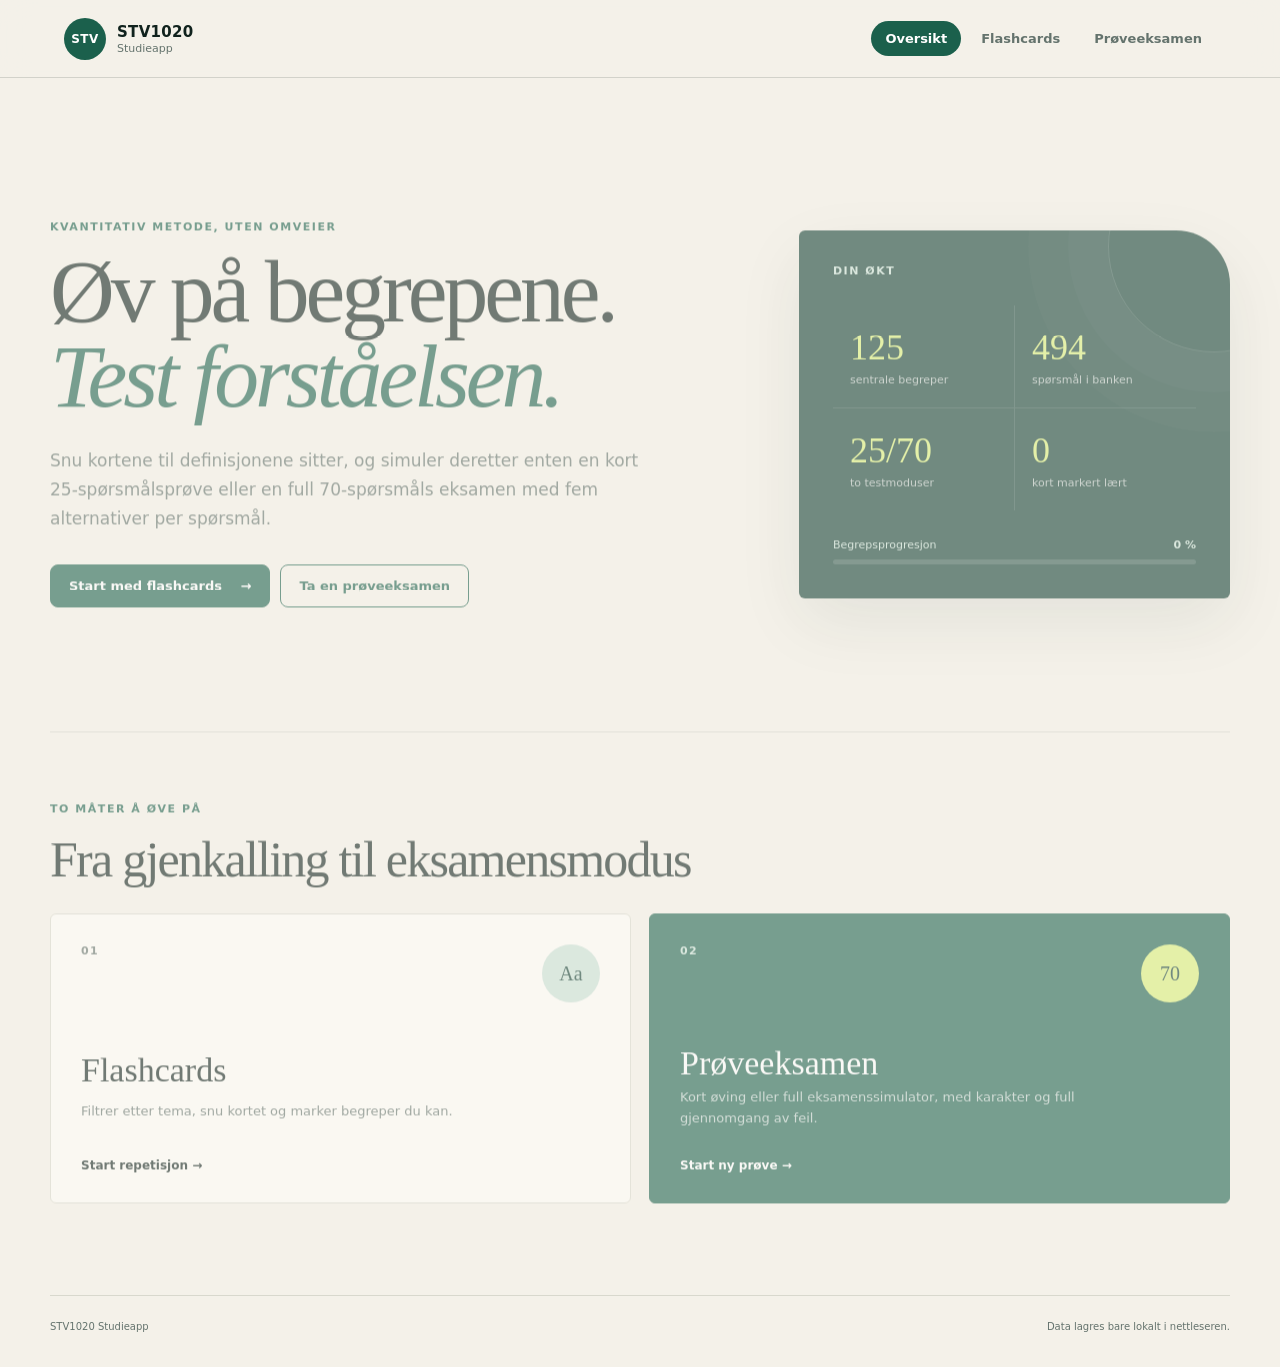
<file: index.html>
<!doctype html>
<html lang="no">
<head>
  <meta charset="UTF-8">
  <meta name="viewport" content="width=device-width, initial-scale=1.0">
  <meta http-equiv="refresh" content="0; url=flashcards/">
  <title>STV1020 Studieapp</title>
  <link rel="canonical" href="flashcards/">
  <style>
    body {
      min-height: 100vh;
      margin: 0;
      display: grid;
      place-items: center;
      font-family: system-ui, -apple-system, BlinkMacSystemFont, "Segoe UI", sans-serif;
      background: #f7f4ec;
      color: #123f34;
    }

    a {
      color: #123f34;
      font-weight: 700;
    }
  </style>
</head>
<body>
  <main>
    <p>Sender deg til <a href="flashcards/">STV1020 studieappen</a>.</p>
  </main>
</body>
</html>
</file>
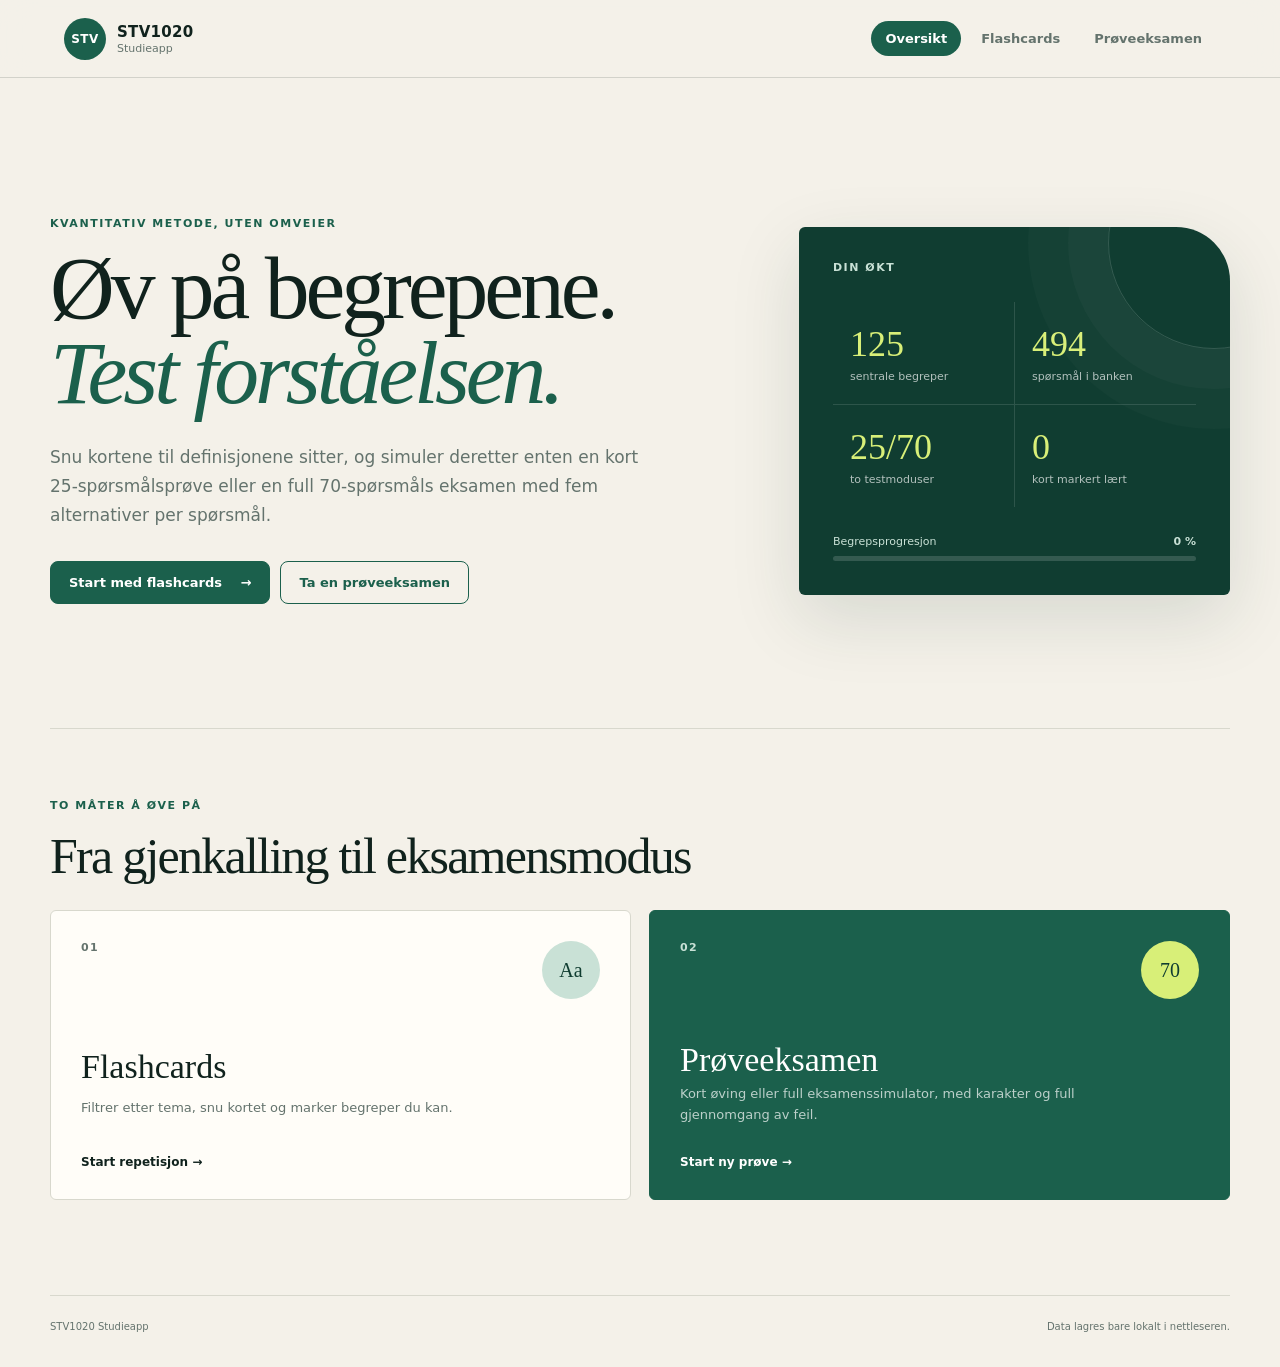
<file: flashcards/index.html>
<!doctype html>
<html lang="no">
<head>
  <meta charset="UTF-8">
  <meta name="viewport" content="width=device-width, initial-scale=1.0">
  <meta name="description" content="Flashcards og prøveeksamen for STV1020 ved UiO">
  <title>STV1020 Studieapp</title>
  <link rel="stylesheet" href="styles.css?v=flip-fix-2">
</head>
<body>
  <header class="site-header">
    <a class="brand" href="#" aria-label="STV1020 Studieapp">
      <span class="brand-mark">STV</span>
      <span><strong>STV1020</strong><small>Studieapp</small></span>
    </a>
    <nav aria-label="Hovednavigasjon">
      <button class="nav-button active" data-view="home">Oversikt</button>
      <button class="nav-button" data-view="cards">Flashcards</button>
      <button class="nav-button" data-view="exam">Prøveeksamen</button>
    </nav>
  </header>

  <main>
    <section id="home-view" class="view active">
      <div class="hero">
        <div class="hero-copy">
          <p class="eyebrow">Kvantitativ metode, uten omveier</p>
          <h1>Øv på begrepene.<br><span>Test forståelsen.</span></h1>
          <p class="hero-lead">Snu kortene til definisjonene sitter, og simuler deretter enten en kort 25-spørsmålsprøve eller en full 70-spørsmåls eksamen med fem alternativer per spørsmål.</p>
          <div class="hero-actions">
            <button class="primary-button" data-go="cards">Start med flashcards <span>→</span></button>
            <button class="secondary-button" data-go="exam">Ta en prøveeksamen</button>
          </div>
        </div>
        <aside class="hero-panel" aria-label="Studieoversikt">
          <p class="panel-label">Din økt</p>
          <div class="stat-grid">
            <div><strong id="home-card-count">0</strong><span>sentrale begreper</span></div>
            <div><strong class="question-bank-count">0</strong><span>spørsmål i banken</span></div>
            <div><strong>25/70</strong><span>to testmoduser</span></div>
            <div><strong id="home-learned-count">0</strong><span>kort markert lært</span></div>
          </div>
          <div class="mini-progress">
            <div><span>Begrepsprogresjon</span><strong id="home-progress-label">0 %</strong></div>
            <div class="progress-track"><span id="home-progress-bar"></span></div>
          </div>
        </aside>
      </div>

      <section class="section-block">
        <div class="section-heading">
          <div><p class="eyebrow">To måter å øve på</p><h2>Fra gjenkalling til eksamensmodus</h2></div>
        </div>
        <div class="mode-grid">
          <button class="mode-card" data-go="cards">
            <span class="mode-number">01</span>
            <span class="mode-icon">Aa</span>
            <strong>Flashcards</strong>
            <span>Filtrer etter tema, snu kortet og marker begreper du kan.</span>
            <em>Start repetisjon →</em>
          </button>
          <button class="mode-card dark" data-go="exam">
            <span class="mode-number">02</span>
            <span class="mode-icon">70</span>
            <strong>Prøveeksamen</strong>
            <span>Kort øving eller full eksamenssimulator, med karakter og full gjennomgang av feil.</span>
            <em>Start ny prøve →</em>
          </button>
        </div>
      </section>
    </section>

    <section id="cards-view" class="view">
      <div class="page-intro">
        <div><p class="eyebrow">Aktiv gjenkalling</p><h1>Flashcards</h1><p>Klikk på kortet eller trykk mellomrom for å se definisjonen.</p></div>
        <div class="compact-stat"><strong id="learned-count">0</strong><span>av <b id="total-card-count">0</b> lært</span></div>
      </div>
      <div class="toolbar">
        <label>Velg tema<select id="topic-filter"></select></label>
        <button id="flag-filter" class="tool-button subtle" disabled>Vis flaggede (0)</button>
        <button id="shuffle-cards" class="tool-button">Bland kortene</button>
        <button id="reset-cards" class="tool-button subtle">Nullstill lærte</button>
      </div>
      <div class="card-stage">
        <div class="flashcard" id="flashcard" tabindex="0" role="button" aria-label="Snu flashcard">
          <div class="flashcard-inner">
            <article class="card-face card-front">
              <div class="card-topline"><span id="card-topic">Tema</span><span id="card-position">1 / 1</span></div>
              <div class="card-content"><p>Begrep</p><h2 id="card-term"></h2></div>
              <div class="card-hint">Klikk for definisjon <span>↻</span></div>
            </article>
            <article class="card-face card-back">
              <div class="card-topline"><span id="card-topic-back">Tema</span><span>Definisjon</span></div>
              <div class="card-content"><p id="card-term-back"></p><h3 id="card-definition"></h3></div>
              <div class="card-hint">Klikk for begrep <span>↻</span></div>
            </article>
          </div>
        </div>
        <div class="card-controls">
          <button id="prev-card" class="round-button" aria-label="Forrige kort">←</button>
          <button id="toggle-flagged" class="flag-button" aria-pressed="false">Flagg for øving</button>
          <button id="toggle-learned" class="learn-button">Marker som lært</button>
          <button id="next-card" class="round-button" aria-label="Neste kort">→</button>
        </div>
        <div class="keyboard-hint"><kbd>←</kbd><kbd>→</kbd> bytt kort · <kbd>mellomrom</kbd> snu kort</div>
      </div>
    </section>

    <section id="exam-view" class="view">
      <div id="exam-start" class="exam-start">
        <div class="exam-start-copy">
          <p class="eyebrow">Simulert multiple choice</p>
          <h1>Prøveeksamen</h1>
          <p>Velg en rask 25-spørsmålsøkt eller en full simulering på 70 spørsmål. Både spørsmål og alternativer blandes for hver prøve.</p>
          <ul>
            <li><strong>5</strong> alternativer</li>
            <li><strong class="question-bank-count">0</strong> spørsmål i banken</li>
            <li><strong>70</strong> spørsmål i full modus</li>
          </ul>
          <div class="exam-mode-grid">
            <button class="exam-mode-card" data-exam-mode="quick">
              <span>Kort prøve</span>
              <strong>25 spørsmål</strong>
              <em>Rask repetisjon</em>
            </button>
            <button class="exam-mode-card primary-mode" data-exam-mode="full">
              <span>Full eksamenssimulator</span>
              <strong>70 spørsmål</strong>
              <em>Nær faktisk eksamenslengde</em>
            </button>
          </div>
          <p class="exam-note">Karakteren er bare en øvingsindikator. Faktisk strykgrense settes etter eksamen.</p>
        </div>
        <div class="exam-visual">
          <span>STV1020</span>
          <strong>70</strong>
          <p>spørsmål<br>fem svarvalg</p>
        </div>
      </div>

      <div id="exam-session" class="exam-session hidden">
        <div class="exam-status">
          <div><span id="exam-topic">Tema</span><strong id="exam-progress-label">Velg testmodus</strong></div>
          <div class="progress-track"><span id="exam-progress-bar"></span></div>
          <span id="answered-label">0 besvart</span>
        </div>
        <article class="question-panel">
          <p class="question-number" id="question-number">Oppgave 1</p>
          <h2 id="question-text"></h2>
          <div id="answer-options" class="answer-options"></div>
        </article>
        <div class="exam-controls">
          <button id="exam-prev" class="secondary-button">← Forrige</button>
          <div id="question-dots" class="question-dots" aria-label="Naviger mellom spørsmål"></div>
          <button id="exam-next" class="primary-button">Neste <span>→</span></button>
          <button id="submit-exam" class="primary-button submit hidden">Lever prøve</button>
        </div>
      </div>

      <div id="exam-result" class="exam-result hidden">
        <div class="result-hero">
          <div class="grade-ring"><span>Karakter</span><strong id="result-grade">A</strong></div>
          <div><p class="eyebrow">Prøven er levert</p><h1 id="result-heading">Godt jobbet!</h1><p id="result-summary"></p><button id="restart-exam" class="primary-button">Ta samme modus på nytt <span>↻</span></button></div>
        </div>
        <div class="result-stats">
          <div><strong id="correct-count">0</strong><span>riktige svar</span></div>
          <div><strong id="wrong-count">0</strong><span>feil svar</span></div>
          <div><strong id="result-percent">0 %</strong><span>resultat</span></div>
        </div>
        <section class="review-section">
          <div class="section-heading"><div><p class="eyebrow">Gjennomgang</p><h2 id="review-heading">Spørsmål du bør se på</h2></div></div>
          <div id="review-list" class="review-list"></div>
        </section>
      </div>

      <section id="history-section" class="history-section">
        <div class="section-heading history-heading">
          <div><p class="eyebrow">Utvikling over tid</p><h2>Testhistorikk</h2><p id="history-intro">Resultatene dine lagres lokalt etter hver prøve.</p></div>
          <button id="clear-history" class="tool-button subtle hidden">Slett historikk</button>
        </div>
        <div id="history-empty" class="history-empty">
          <span>Ingen prøver lagret ennå</span>
          <strong>Den første leverte prøven blir startpunktet ditt.</strong>
        </div>
        <div id="history-content" class="history-content hidden">
          <div class="history-stats">
            <div><span>Siste resultat</span><strong id="history-latest">0 %</strong><em id="history-latest-grade">Karakter –</em></div>
            <div><span>Personlig rekord</span><strong id="history-best">0 %</strong><em id="history-best-grade">Karakter –</em></div>
            <div><span>Gjennomsnitt</span><strong id="history-average">0 %</strong><em id="history-test-count">0 prøver</em></div>
            <div id="history-trend-card"><span>Siden forrige prøve</span><strong id="history-trend">–</strong><em id="history-trend-label">Trenger minst to prøver</em></div>
          </div>
          <div class="trend-panel">
            <div class="trend-panel-heading">
              <div><span>Resultatutvikling</span><strong id="trend-message">Første resultat er registrert</strong></div>
              <div class="trend-legend"><span class="result-dot"></span>Resultat <span class="average-dot"></span>Snitt <span class="pass-dot"></span>Beståttgrense 40 %</div>
            </div>
            <div id="trend-chart" class="trend-chart" role="img" aria-label="Graf over tidligere prøveresultater"></div>
          </div>
          <div class="history-list-heading"><strong>Tidligere prøver</strong><span>Nyeste først</span></div>
          <div id="history-list" class="history-list"></div>
        </div>
      </section>
    </section>
  </main>

  <footer><span>STV1020 Studieapp</span><span>Data lagres bare lokalt i nettleseren.</span></footer>
  <script src="data.js"></script>
  <script src="app.js"></script>
</body>
</html>
</file>
<file: flashcards/styles.css>
:root {
  --ink: #10221d;
  --muted: #64736d;
  --paper: #f4f1e9;
  --card: #fffdf8;
  --line: #d8d8cd;
  --green: #1b604c;
  --green-dark: #103d31;
  --mint: #c9e1d6;
  --lime: #d8ef78;
  --gold: #e9bf5b;
  --red: #a84236;
  --shadow: 0 24px 70px rgba(24, 55, 45, .13);
}

* { box-sizing: border-box; }
html { scroll-behavior: smooth; }
body {
  margin: 0;
  background: var(--paper);
  color: var(--ink);
  font-family: Inter, ui-sans-serif, system-ui, -apple-system, BlinkMacSystemFont, "Segoe UI", sans-serif;
  min-height: 100vh;
}
button, select { font: inherit; }
button { cursor: pointer; }
.hidden { display: none !important; }

.site-header {
  height: 78px;
  padding: 0 clamp(20px, 5vw, 76px);
  display: flex;
  align-items: center;
  justify-content: space-between;
  border-bottom: 1px solid rgba(16, 34, 29, .15);
  background: rgba(244, 241, 233, .92);
  backdrop-filter: blur(16px);
  position: sticky;
  top: 0;
  z-index: 20;
}
.brand { color: var(--ink); text-decoration: none; display: flex; align-items: center; gap: 11px; }
.brand-mark { display: grid; place-items: center; width: 42px; height: 42px; border-radius: 50%; color: white; background: var(--green); font-size: 12px; font-weight: 900; letter-spacing: .04em; }
.brand strong, .brand small { display: block; }
.brand strong { font-size: 15px; letter-spacing: .02em; }
.brand small { color: var(--muted); font-size: 11px; margin-top: 1px; }
nav { display: flex; gap: 6px; }
.nav-button { border: 0; background: transparent; padding: 10px 14px; color: var(--muted); font-size: 13px; font-weight: 700; border-radius: 99px; }
.nav-button:hover, .nav-button.active { color: white; background: var(--green); }

main { width: min(1180px, calc(100% - 40px)); margin: 0 auto; }
.view { display: none; animation: enter .35s ease; }
.view.active { display: block; }
@keyframes enter { from { opacity: 0; transform: translateY(8px); } to { opacity: 1; transform: none; } }

.hero { min-height: 650px; display: grid; grid-template-columns: 1.2fr .8fr; gap: clamp(40px, 8vw, 110px); align-items: center; padding: 70px 0 55px; }
.hero-copy { max-width: 690px; }
.eyebrow { color: var(--green); font-size: 11px; font-weight: 900; text-transform: uppercase; letter-spacing: .14em; margin: 0 0 15px; }
h1, h2, h3, p { margin-top: 0; }
.hero h1, .page-intro h1, .exam-start h1, .result-hero h1 { font-family: Georgia, "Times New Roman", serif; letter-spacing: -.045em; }
.hero h1 { font-size: clamp(58px, 7vw, 92px); line-height: .95; margin-bottom: 28px; font-weight: 500; }
.hero h1 span { color: var(--green); font-style: italic; }
.hero-lead { color: var(--muted); font-size: 17px; line-height: 1.7; max-width: 610px; }
.hero-actions { display: flex; gap: 10px; margin-top: 32px; flex-wrap: wrap; }
.primary-button, .secondary-button, .tool-button, .learn-button, .flag-button {
  border: 1px solid var(--green);
  border-radius: 8px;
  padding: 13px 18px;
  font-weight: 800;
  font-size: 13px;
  transition: .2s ease;
}
.primary-button { background: var(--green); color: white; }
.primary-button:hover { background: var(--green-dark); transform: translateY(-1px); }
.primary-button span { margin-left: 14px; }
.secondary-button, .tool-button { background: transparent; color: var(--green); }
.secondary-button:hover, .tool-button:hover { background: var(--mint); }
.tool-button.subtle { border-color: var(--line); color: var(--muted); }
.tool-button.active { background: var(--green); border-color: var(--green); color: white; }
.tool-button:disabled { opacity: .45; cursor: not-allowed; }

.hero-panel { color: white; background: var(--green-dark); border-radius: 6px 54px 6px 6px; padding: 34px; box-shadow: var(--shadow); position: relative; overflow: hidden; }
.hero-panel::after { content: ""; position: absolute; width: 210px; height: 210px; border: 1px solid rgba(255,255,255,.15); border-radius: 50%; right: -90px; top: -90px; box-shadow: 0 0 0 40px rgba(255,255,255,.025), 0 0 0 80px rgba(255,255,255,.02); }
.panel-label { font-size: 11px; text-transform: uppercase; letter-spacing: .14em; color: var(--mint); font-weight: 900; }
.stat-grid { display: grid; grid-template-columns: 1fr 1fr; gap: 1px; background: rgba(255,255,255,.12); margin: 28px 0; }
.stat-grid div { background: var(--green-dark); padding: 21px 17px; }
.stat-grid strong, .stat-grid span { display: block; }
.stat-grid strong { font-family: Georgia, serif; font-size: 36px; font-weight: 500; color: var(--lime); }
.stat-grid span { color: rgba(255,255,255,.68); font-size: 11px; margin-top: 5px; }
.mini-progress > div:first-child { display: flex; justify-content: space-between; font-size: 11px; color: var(--mint); margin-bottom: 8px; }
.progress-track { height: 5px; background: rgba(16,61,49,.15); border-radius: 99px; overflow: hidden; }
.hero-panel .progress-track { background: rgba(255,255,255,.15); }
.progress-track span { display: block; height: 100%; width: 0; background: var(--lime); border-radius: inherit; transition: width .3s ease; }

.section-block { padding: 70px 0 95px; border-top: 1px solid var(--line); }
.section-heading { display: flex; align-items: end; justify-content: space-between; margin-bottom: 25px; }
.section-heading h2 { font-family: Georgia, serif; font-size: clamp(34px, 4vw, 50px); font-weight: 500; letter-spacing: -.035em; margin-bottom: 0; }
.mode-grid { display: grid; grid-template-columns: 1fr 1fr; gap: 18px; }
.mode-card { text-align: left; min-height: 290px; padding: 30px; border: 1px solid var(--line); color: var(--ink); background: var(--card); border-radius: 6px; display: grid; grid-template-columns: 1fr auto; align-content: space-between; transition: .25s ease; box-shadow: none; }
.mode-card:hover { transform: translateY(-4px); box-shadow: var(--shadow); }
.mode-card.dark { background: var(--green); color: white; border-color: var(--green); }
.mode-number { font-size: 11px; color: var(--muted); font-weight: 900; letter-spacing: .12em; }
.dark .mode-number { color: var(--mint); }
.mode-icon { width: 58px; height: 58px; border-radius: 50%; background: var(--mint); color: var(--green-dark); display: grid; place-items: center; font-family: Georgia, serif; font-size: 20px; }
.dark .mode-icon { background: var(--lime); }
.mode-card strong, .mode-card > span:nth-of-type(3), .mode-card em { grid-column: 1 / -1; }
.mode-card strong { font-family: Georgia, serif; font-size: 34px; font-weight: 500; margin-top: 38px; }
.mode-card > span:nth-of-type(3) { max-width: 430px; color: var(--muted); font-size: 13px; line-height: 1.6; }
.mode-card.dark > span:nth-of-type(3) { color: rgba(255,255,255,.7); }
.mode-card em { font-style: normal; font-size: 12px; font-weight: 900; margin-top: 25px; }

.page-intro { padding: 65px 0 30px; display: flex; align-items: end; justify-content: space-between; border-bottom: 1px solid var(--line); }
.page-intro h1 { font-size: clamp(54px, 7vw, 84px); line-height: 1; font-weight: 500; margin-bottom: 12px; }
.page-intro p:last-child { color: var(--muted); margin-bottom: 0; }
.compact-stat { text-align: right; padding-bottom: 8px; }
.compact-stat strong { display: block; font-family: Georgia, serif; color: var(--green); font-size: 40px; font-weight: 500; }
.compact-stat span { color: var(--muted); font-size: 12px; }
.toolbar { display: flex; gap: 10px; align-items: end; padding: 25px 0; }
.toolbar label { color: var(--muted); font-size: 10px; font-weight: 900; text-transform: uppercase; letter-spacing: .12em; display: grid; gap: 6px; margin-right: auto; }
select { min-width: 260px; border: 1px solid var(--line); border-radius: 8px; background: var(--card); color: var(--ink); padding: 11px 35px 11px 12px; }

.card-stage { padding: 28px 0 85px; }
.flashcard { width: min(780px, 100%); height: 430px; margin: 0 auto; perspective: 1400px; outline: none; }
.flashcard-inner { position: relative; width: 100%; height: 100%; transform-style: preserve-3d; transition: transform .55s cubic-bezier(.2,.75,.25,1); }
.flashcard.flipped .flashcard-inner { transform: rotateY(180deg); }
.card-face { position: absolute; inset: 0; backface-visibility: hidden; -webkit-backface-visibility: hidden; border-radius: 8px 60px 8px 8px; padding: 30px 36px; display: flex; flex-direction: column; justify-content: space-between; box-shadow: var(--shadow); overflow: hidden; }
.card-face::after { content: ""; width: 260px; height: 260px; border: 1px solid rgba(27,96,76,.12); border-radius: 50%; position: absolute; right: -100px; bottom: -120px; box-shadow: 0 0 0 45px rgba(27,96,76,.025), 0 0 0 90px rgba(27,96,76,.02); }
.card-front { background: var(--card); border: 1px solid var(--line); transform: rotateY(0deg); }
.card-back { background: var(--green-dark); color: white; transform: rotateY(180deg); }
.card-back::after { display: none; }
.card-back .card-content { position: relative; z-index: 2; }
.flashcard:not(.flipped) .card-back,
.flashcard:not(.flipped) .card-back * { opacity: 0 !important; visibility: hidden !important; }
.flashcard.flipped .card-front,
.flashcard.flipped .card-front * { opacity: 0 !important; visibility: hidden !important; }
.card-topline { display: flex; justify-content: space-between; color: var(--green); font-size: 10px; font-weight: 900; text-transform: uppercase; letter-spacing: .12em; z-index: 1; }
.card-back .card-topline { color: var(--mint); }
.card-content { z-index: 1; max-width: 640px; }
.card-content p { font-size: 11px; color: var(--muted); text-transform: uppercase; font-weight: 900; letter-spacing: .12em; }
.card-content h2 { font-family: Georgia, serif; font-weight: 500; font-size: clamp(42px, 6vw, 68px); line-height: 1.05; letter-spacing: -.04em; margin: 0; }
.card-content h3 { font-family: Georgia, serif; font-weight: 500; font-size: clamp(25px, 3.5vw, 37px); line-height: 1.25; letter-spacing: -.025em; margin: 0; }
.card-back .card-content p { color: var(--lime); }
.card-hint { color: var(--muted); font-size: 11px; z-index: 1; }
.card-hint span { float: right; font-size: 20px; }
.card-back .card-hint { color: var(--mint); }
.card-controls { width: min(780px, 100%); margin: 22px auto 0; display: flex; align-items: center; justify-content: center; gap: 12px; }
.round-button { width: 48px; height: 48px; border: 1px solid var(--line); border-radius: 50%; background: var(--card); color: var(--green); font-size: 18px; }
.round-button:hover { background: var(--mint); }
.learn-button, .flag-button { min-width: 170px; color: var(--green); background: transparent; }
.learn-button.learned { background: var(--green); color: white; }
.flag-button.flagged { background: #fff3b0; border-color: rgba(103,83,0,.25); color: #675300; }
.learn-button:disabled, .flag-button:disabled, .round-button:disabled { opacity: .45; cursor: not-allowed; }
.keyboard-hint { text-align: center; color: var(--muted); font-size: 10px; margin-top: 18px; }
kbd { background: var(--card); border: 1px solid var(--line); padding: 2px 6px; border-radius: 4px; margin: 0 2px; }

.exam-start { min-height: calc(100vh - 130px); display: grid; grid-template-columns: 1fr .72fr; gap: 70px; align-items: center; padding: 70px 0; }
.exam-start-copy { max-width: 620px; }
.exam-start h1 { font-size: clamp(58px, 7vw, 88px); line-height: 1; font-weight: 500; margin-bottom: 22px; }
.exam-start-copy > p:nth-of-type(2) { color: var(--muted); font-size: 16px; line-height: 1.7; }
.exam-start ul { list-style: none; padding: 0; display: flex; gap: 12px; margin: 30px 0; }
.exam-start li { min-width: 120px; border-top: 1px solid var(--line); padding-top: 10px; color: var(--muted); font-size: 11px; }
.exam-start li strong { display: block; color: var(--green); font-family: Georgia, serif; font-size: 26px; font-weight: 500; }
.exam-mode-grid { display: grid; grid-template-columns: 1fr 1.1fr; gap: 10px; margin-top: 28px; }
.exam-mode-card { text-align: left; border: 1px solid var(--line); background: var(--card); color: var(--ink); border-radius: 8px; padding: 18px; transition: .2s ease; }
.exam-mode-card:hover { transform: translateY(-2px); box-shadow: var(--shadow); }
.exam-mode-card span, .exam-mode-card strong, .exam-mode-card em { display: block; }
.exam-mode-card span { color: var(--green); font-size: 9px; font-weight: 900; text-transform: uppercase; letter-spacing: .1em; }
.exam-mode-card strong { font-family: Georgia, serif; font-size: 28px; font-weight: 500; margin: 7px 0 3px; }
.exam-mode-card em { color: var(--muted); font-size: 11px; font-style: normal; }
.exam-mode-card.primary-mode { background: var(--green); color: white; border-color: var(--green); }
.exam-mode-card.primary-mode span, .exam-mode-card.primary-mode em { color: var(--mint); }
.exam-note { color: var(--muted); font-size: 11px; line-height: 1.55; margin: 14px 0 0; }
.exam-visual { aspect-ratio: 1; background: var(--green-dark); border-radius: 50% 50% 8px 50%; color: white; display: grid; place-content: center; text-align: center; box-shadow: var(--shadow); position: relative; }
.exam-visual span { color: var(--lime); font-size: 11px; letter-spacing: .15em; font-weight: 900; }
.exam-visual strong { font-family: Georgia, serif; font-size: clamp(100px, 14vw, 160px); font-weight: 500; line-height: .9; }
.exam-visual p { color: var(--mint); font-size: 12px; text-transform: uppercase; letter-spacing: .1em; line-height: 1.5; }

.exam-session { padding: 45px 0 80px; }
.exam-status { display: grid; grid-template-columns: auto 1fr auto; align-items: end; gap: 20px; margin-bottom: 24px; }
.exam-status > div:first-child span, .exam-status > div:first-child strong { display: block; }
.exam-status > div:first-child span { color: var(--green); font-size: 10px; font-weight: 900; letter-spacing: .1em; text-transform: uppercase; margin-bottom: 4px; }
.exam-status > div:first-child strong, #answered-label { font-size: 11px; color: var(--muted); }
.question-panel { background: var(--card); border: 1px solid var(--line); padding: clamp(25px, 5vw, 58px); border-radius: 8px 55px 8px 8px; box-shadow: var(--shadow); min-height: 510px; }
.question-number { color: var(--green); font-size: 10px; font-weight: 900; text-transform: uppercase; letter-spacing: .12em; }
.question-panel h2 { font-family: Georgia, serif; font-size: clamp(25px, 3vw, 36px); font-weight: 500; letter-spacing: -.025em; line-height: 1.25; max-width: 850px; margin-bottom: 30px; }
.answer-options { display: grid; gap: 9px; }
.answer-option { display: flex; align-items: flex-start; gap: 13px; padding: 14px 16px; border: 1px solid var(--line); border-radius: 7px; background: transparent; color: var(--ink); text-align: left; font-size: 13px; line-height: 1.5; transition: .15s ease; }
.answer-option:hover { border-color: var(--green); background: rgba(201,225,214,.25); }
.answer-option.selected { color: white; border-color: var(--green); background: var(--green); }
.option-letter { flex: 0 0 auto; display: grid; place-items: center; width: 24px; height: 24px; border-radius: 50%; border: 1px solid currentColor; font-size: 10px; font-weight: 900; }
.exam-controls { display: grid; grid-template-columns: auto 1fr auto; gap: 16px; align-items: center; margin-top: 22px; }
.question-dots { display: flex; justify-content: center; flex-wrap: wrap; gap: 5px; }
.question-dot { width: 8px; height: 8px; border: 0; padding: 0; border-radius: 50%; background: var(--line); }
.question-dot.answered { background: var(--mint); }
.question-dot.current { background: var(--green); transform: scale(1.4); }
.submit { background: var(--gold); border-color: var(--gold); color: var(--ink); }

.exam-result { padding: 55px 0 90px; }
.result-hero { display: grid; grid-template-columns: auto 1fr; gap: 40px; align-items: center; padding-bottom: 38px; }
.grade-ring { width: 190px; height: 190px; border-radius: 50%; background: var(--green); color: white; display: grid; place-content: center; text-align: center; box-shadow: inset 0 0 0 12px var(--mint), var(--shadow); }
.grade-ring span { font-size: 9px; letter-spacing: .12em; text-transform: uppercase; color: var(--mint); font-weight: 900; }
.grade-ring strong { font-family: Georgia, serif; font-size: 88px; font-weight: 500; line-height: .9; color: var(--lime); }
.result-hero h1 { font-size: clamp(45px, 6vw, 72px); font-weight: 500; margin-bottom: 8px; }
.result-hero p:not(.eyebrow) { color: var(--muted); }
.result-stats { display: grid; grid-template-columns: repeat(3, 1fr); border-block: 1px solid var(--line); margin-bottom: 65px; }
.result-stats div { padding: 22px 10px; text-align: center; border-right: 1px solid var(--line); }
.result-stats div:last-child { border: 0; }
.result-stats strong, .result-stats span { display: block; }
.result-stats strong { font-family: Georgia, serif; font-size: 36px; color: var(--green); font-weight: 500; }
.result-stats span { color: var(--muted); font-size: 10px; text-transform: uppercase; letter-spacing: .1em; font-weight: 800; }
.review-list { display: grid; gap: 13px; }
.review-card { background: var(--card); border: 1px solid var(--line); border-left: 5px solid var(--red); border-radius: 6px; padding: 20px 22px; }
.review-card.correct-review { border-left-color: var(--green); }
.review-meta { color: var(--muted); font-size: 9px; font-weight: 900; letter-spacing: .1em; text-transform: uppercase; }
.review-card h3 { font-family: Georgia, serif; font-size: 21px; font-weight: 500; margin: 8px 0 13px; }
.review-answer-stack { display: grid; gap: 10px; }
.review-answer-box { padding: 13px 15px; border-radius: 7px; border: 1px solid var(--line); background: rgba(44,47,42,.04); font-size: 12px; line-height: 1.55; }
.review-answer-box span { display: block; color: var(--muted); font-size: 9px; font-weight: 900; letter-spacing: .1em; text-transform: uppercase; margin-bottom: 5px; }
.review-answer-box strong { display: block; color: var(--ink); font-size: 13px; margin-bottom: 5px; }
.review-answer-box p { margin: 0; color: var(--muted); }
.review-answer-box.correct-answer { background: rgba(23,80,61,.08); border-color: rgba(23,80,61,.25); }
.review-answer-box.correct-answer span, .review-answer-box.correct-answer strong { color: var(--green); }
.review-answer-box.selected-wrong { background: rgba(44,47,42,.045); border-color: rgba(44,47,42,.14); }

.history-section { padding: 75px 0 90px; border-top: 1px solid var(--line); }
.history-heading p:last-child { color: var(--muted); margin: 10px 0 0; font-size: 13px; }
.history-empty { min-height: 180px; display: grid; place-content: center; text-align: center; border: 1px dashed var(--line); border-radius: 8px; background: rgba(255,253,248,.45); }
.history-empty span { color: var(--green); font-size: 10px; font-weight: 900; text-transform: uppercase; letter-spacing: .12em; }
.history-empty strong { font-family: Georgia, serif; font-size: 25px; font-weight: 500; margin-top: 9px; }
.history-stats { display: grid; grid-template-columns: repeat(4, 1fr); gap: 1px; background: var(--line); border: 1px solid var(--line); border-radius: 8px; overflow: hidden; margin-bottom: 18px; }
.history-stats div { background: var(--card); padding: 20px; }
.history-stats span, .history-stats strong, .history-stats em { display: block; }
.history-stats span { color: var(--muted); font-size: 9px; font-weight: 900; text-transform: uppercase; letter-spacing: .1em; }
.history-stats strong { color: var(--green); font-family: Georgia, serif; font-size: 34px; font-weight: 500; margin: 7px 0 2px; }
.history-stats em { color: var(--muted); font-size: 10px; font-style: normal; }
#history-trend-card[data-direction="up"] strong, .history-change.up { color: var(--green); }
#history-trend-card[data-direction="down"] strong, .history-change.down { color: var(--red); }
.trend-panel { background: var(--green-dark); color: white; border-radius: 8px 45px 8px 8px; padding: 24px 26px 16px; box-shadow: var(--shadow); }
.trend-panel-heading { display: flex; justify-content: space-between; gap: 20px; align-items: start; margin-bottom: 12px; }
.trend-panel-heading span, .trend-panel-heading strong { display: block; }
.trend-panel-heading > div:first-child span { color: var(--mint); font-size: 9px; font-weight: 900; text-transform: uppercase; letter-spacing: .12em; }
.trend-panel-heading > div:first-child strong { font-family: Georgia, serif; font-size: 22px; font-weight: 500; margin-top: 5px; }
.trend-legend { color: var(--mint); font-size: 9px; display: flex; gap: 6px; align-items: center; }
.result-dot, .pass-dot, .average-dot { width: 7px; height: 7px; border-radius: 50%; background: var(--lime); }
.average-dot { background: rgba(255,255,255,.78); margin-left: 8px; }
.pass-dot { background: var(--gold); margin-left: 8px; }
.trend-chart { width: 100%; overflow: hidden; }
.trend-chart svg { width: 100%; height: auto; max-height: 270px; display: block; }
.trend-chart text { fill: rgba(255,255,255,.5); font-size: 9px; font-family: Inter, sans-serif; }
.grid-line { stroke: rgba(255,255,255,.1); stroke-width: 1; }
.pass-line { stroke: var(--gold); stroke-width: 1; stroke-dasharray: 5 6; opacity: .75; }
.average-line { stroke: rgba(255,255,255,.72); stroke-width: 1.5; stroke-dasharray: 4 6; }
.average-label { fill: rgba(255,255,255,.78); font-weight: 800; }
.trend-area { fill: rgba(216,239,120,.08); }
.trend-line { fill: none; stroke: var(--lime); stroke-width: 3; stroke-linecap: round; stroke-linejoin: round; }
.trend-chart circle { fill: var(--lime); stroke: var(--green-dark); stroke-width: 3; }
.history-list-heading { display: flex; justify-content: space-between; align-items: center; padding: 34px 0 10px; border-bottom: 1px solid var(--line); }
.history-list-heading strong { font-family: Georgia, serif; font-size: 24px; font-weight: 500; }
.history-list-heading span { color: var(--muted); font-size: 10px; }
.history-list { display: grid; }
.history-row { display: grid; grid-template-columns: 48px 1fr 1fr auto; gap: 16px; align-items: center; padding: 15px 4px; border-bottom: 1px solid var(--line); }
.history-grade { width: 38px; height: 38px; display: grid; place-items: center; border-radius: 50%; color: white; background: var(--green); font-family: Georgia, serif; font-size: 20px; }
.history-grade.grade-f { background: var(--red); }
.history-result strong, .history-result span { display: block; }
.history-result strong { font-size: 14px; }
.history-result span, .history-row time { color: var(--muted); font-size: 10px; }
.history-change { min-width: 78px; text-align: right; color: var(--muted); font-size: 10px; font-weight: 900; }

footer { width: min(1180px, calc(100% - 40px)); margin: 0 auto; border-top: 1px solid var(--line); padding: 25px 0 35px; display: flex; justify-content: space-between; color: var(--muted); font-size: 10px; }

@media (max-width: 800px) {
  .site-header { height: auto; padding: 14px 20px; align-items: stretch; flex-direction: column; gap: 12px; }
  nav { display: grid; grid-template-columns: repeat(3, minmax(0, 1fr)); width: 100%; max-width: none; }
  .nav-button { white-space: normal; padding: 8px 3px; font-size: 9px; }
  main { width: min(100% - 28px, 1180px); }
  .hero, .exam-start { grid-template-columns: 1fr; min-height: auto; padding: 45px 0; gap: 38px; }
  .hero h1 { font-size: 56px; }
  .hero-panel { border-radius: 6px 35px 6px 6px; }
  .mode-grid { grid-template-columns: 1fr; }
  .page-intro { display: block; }
  .page-intro > div:first-child { min-width: 0; }
  .page-intro p { overflow-wrap: anywhere; }
  .compact-stat { display: none; }
  .toolbar { flex-wrap: wrap; }
  .toolbar label { width: 100%; margin: 0; }
  select { width: 100%; }
  .flashcard { height: 460px; }
  .card-face { padding: 24px; border-radius: 7px 38px 7px 7px; }
  .card-content h2 { font-size: 36px; overflow-wrap: anywhere; }
  .card-content h3 { font-size: 23px; overflow-wrap: anywhere; }
  .card-controls { flex-wrap: wrap; }
  .learn-button, .flag-button { flex: 1 1 160px; }
  .exam-start ul { flex-wrap: wrap; }
  .exam-mode-grid { grid-template-columns: 1fr; }
  .exam-visual { max-width: 390px; width: 90%; margin: auto; }
  .exam-status { grid-template-columns: 1fr auto; }
  .exam-status .progress-track { grid-column: 1 / -1; grid-row: 2; }
  .question-panel { min-height: 570px; padding: 24px; border-radius: 7px 35px 7px 7px; }
  .exam-controls { grid-template-columns: 1fr 1fr; }
  .question-dots { grid-column: 1 / -1; grid-row: 1; }
  .exam-controls > button { width: 100%; }
  .question-dot { flex: 0 0 8px; width: 8px; height: 8px; }
  .result-hero { grid-template-columns: 1fr; text-align: center; }
  .grade-ring { margin: auto; }
  .history-heading { align-items: flex-start; gap: 16px; }
  .history-stats { grid-template-columns: 1fr 1fr; }
  .trend-panel { padding: 20px 14px 12px; border-radius: 7px 30px 7px 7px; }
  .trend-panel-heading { display: block; }
  .trend-legend { margin-top: 12px; }
  .history-row { grid-template-columns: 42px 1fr auto; gap: 10px; }
  .history-row time { grid-column: 2; }
  .history-change { grid-column: 3; grid-row: 1 / span 2; }
  footer { width: calc(100% - 28px); gap: 15px; }
}
</file>
